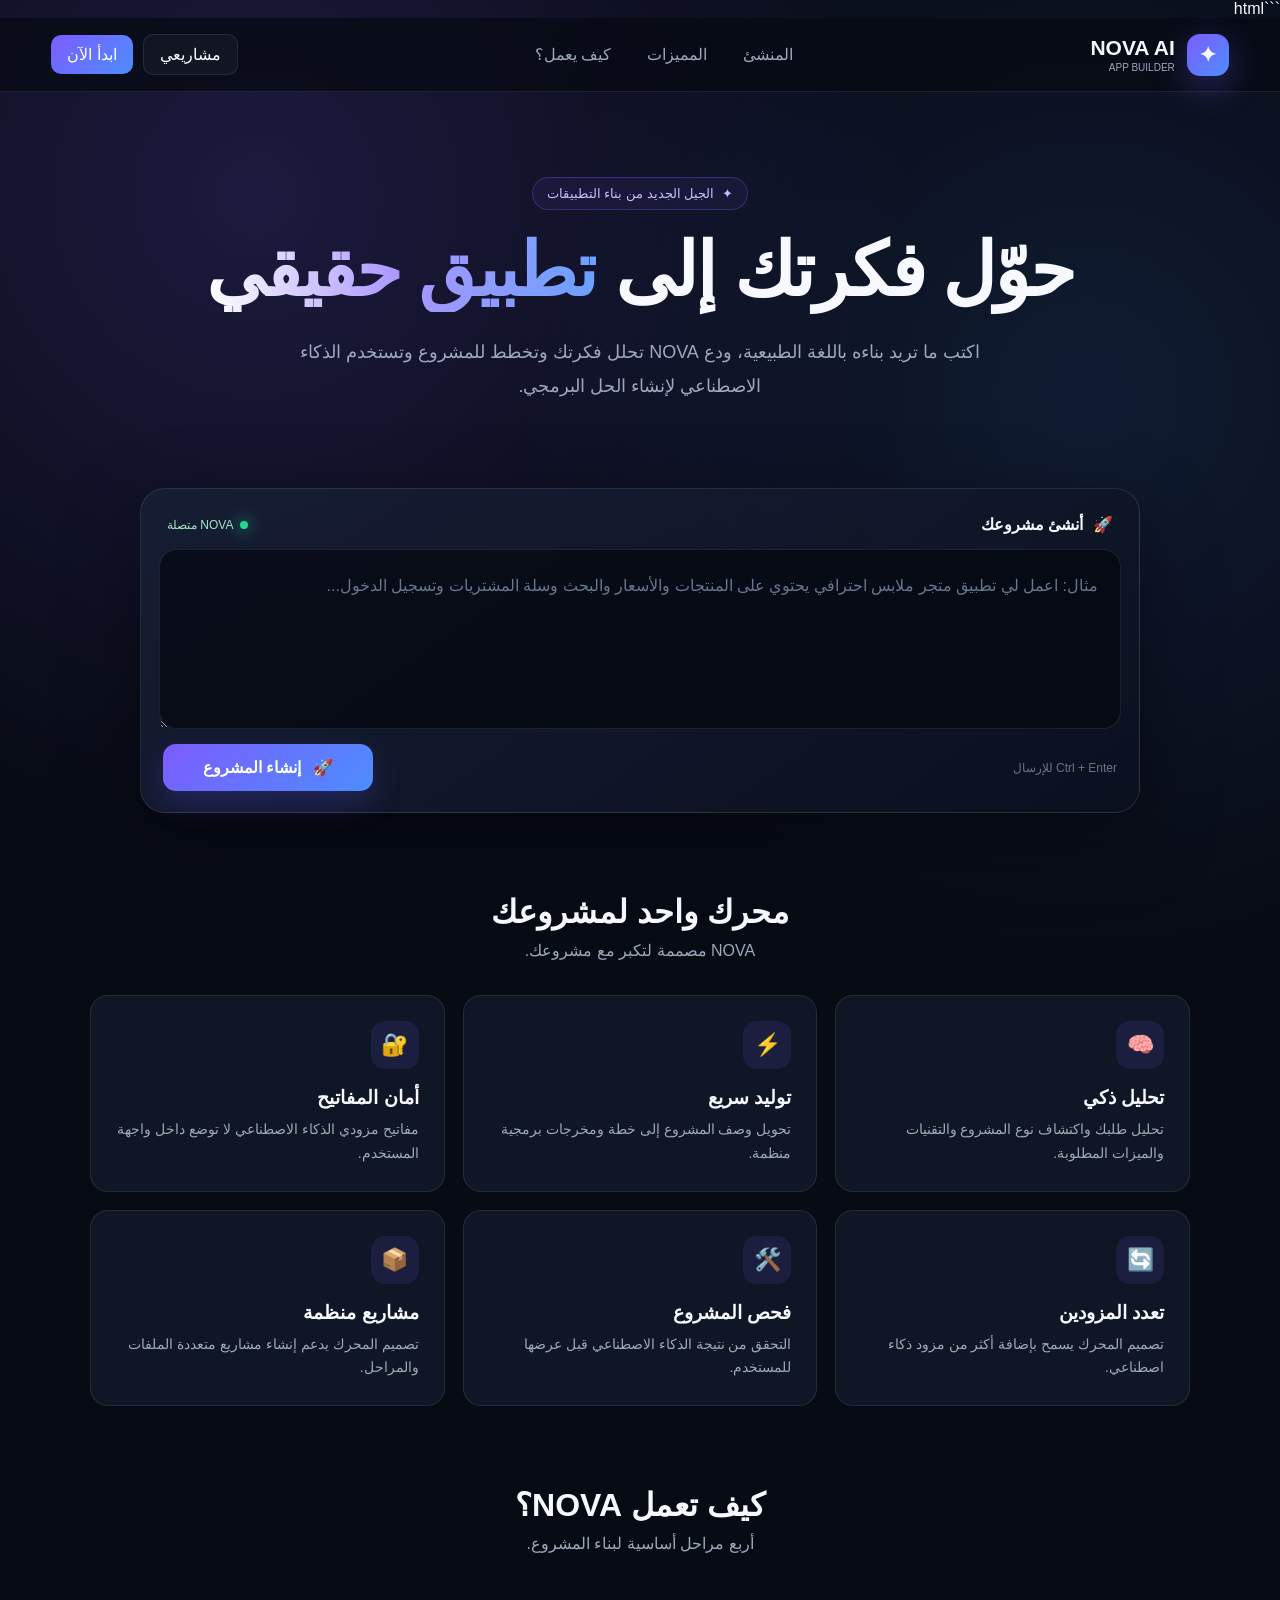
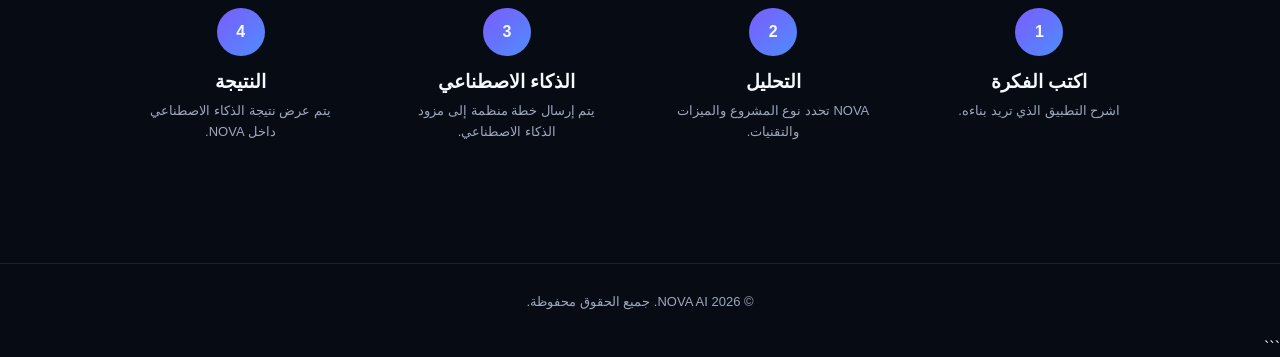
<file: index.html>
```html
<!DOCTYPE html>
<html lang="ar" dir="rtl">
<head>
  <meta charset="UTF-8">
  <meta name="viewport" content="width=device-width, initial-scale=1.0">

  <title>NOVA AI — منشئ التطبيقات بالذكاء الاصطناعي</title>

  <meta
    name="description"
    content="NOVA AI منصة ذكية لإنشاء التطبيقات والمواقع من وصف مكتوب."
  >

  <style>
    * {
      box-sizing: border-box;
      margin: 0;
      padding: 0;
    }

    :root {
      --bg: #070b14;
      --bg2: #0d1322;
      --card: rgba(18, 25, 42, 0.82);
      --card2: rgba(25, 34, 56, 0.9);
      --border: rgba(255,255,255,0.09);
      --text: #f7f9ff;
      --muted: #9da8bd;
      --primary: #7c5cff;
      --primary2: #4d8dff;
      --success: #25d98f;
      --danger: #ff5d73;
      --shadow: 0 25px 80px rgba(0,0,0,.4);
    }

    body {
      font-family:
        "Segoe UI",
        Tahoma,
        Arial,
        sans-serif;
      background:
        radial-gradient(
          circle at 20% 10%,
          rgba(124,92,255,.18),
          transparent 32%
        ),
        radial-gradient(
          circle at 85% 20%,
          rgba(77,141,255,.13),
          transparent 30%
        ),
        var(--bg);
      color: var(--text);
      min-height: 100vh;
      overflow-x: hidden;
    }

    button,
    textarea,
    input {
      font: inherit;
    }

    button {
      cursor: pointer;
    }

    a {
      color: inherit;
      text-decoration: none;
    }

    /* =========================
       HEADER
    ========================= */

    .nova-header {
      position: sticky;
      top: 0;
      z-index: 100;
      height: 74px;
      border-bottom: 1px solid var(--border);
      background: rgba(7,11,20,.78);
      backdrop-filter: blur(18px);
    }

    .header-inner {
      width: min(1180px, 92%);
      height: 100%;
      margin: auto;
      display: flex;
      align-items: center;
      justify-content: space-between;
      gap: 30px;
    }

    .brand {
      display: flex;
      align-items: center;
      gap: 12px;
      font-weight: 800;
      font-size: 21px;
    }

    .brand-logo {
      width: 42px;
      height: 42px;
      border-radius: 13px;
      display: grid;
      place-items: center;
      background:
        linear-gradient(
          135deg,
          var(--primary),
          var(--primary2)
        );
      box-shadow:
        0 10px 35px rgba(124,92,255,.35);
    }

    .brand small {
      display: block;
      color: var(--muted);
      font-size: 10px;
      margin-top: 2px;
      font-weight: 500;
    }

    .nav {
      display: flex;
      align-items: center;
      gap: 8px;
    }

    .nav a {
      padding: 10px 14px;
      border-radius: 10px;
      color: var(--muted);
      transition: .2s;
    }

    .nav a:hover {
      color: white;
      background: rgba(255,255,255,.06);
    }

    .header-actions {
      display: flex;
      align-items: center;
      gap: 10px;
    }

    .header-btn {
      border: 1px solid var(--border);
      background: rgba(255,255,255,.04);
      color: white;
      border-radius: 10px;
      padding: 10px 16px;
    }

    .header-btn.primary {
      border: 0;
      background:
        linear-gradient(
          135deg,
          var(--primary),
          var(--primary2)
        );
    }

    /* =========================
       HERO
    ========================= */

    .hero {
      width: min(1180px, 92%);
      margin: auto;
      padding: 85px 0 50px;
      text-align: center;
    }

    .hero-badge {
      display: inline-flex;
      align-items: center;
      gap: 8px;
      padding: 8px 14px;
      border: 1px solid rgba(124,92,255,.3);
      background: rgba(124,92,255,.08);
      color: #c8bcff;
      border-radius: 999px;
      font-size: 13px;
      margin-bottom: 22px;
    }

    .hero h1 {
      max-width: 900px;
      margin: auto;
      font-size: clamp(38px, 6vw, 74px);
      line-height: 1.05;
      letter-spacing: -2px;
    }

    .gradient-text {
      background:
        linear-gradient(
          90deg,
          #ffffff,
          #a996ff,
          #6ba1ff
        );
      -webkit-background-clip: text;
      background-clip: text;
      color: transparent;
    }

    .hero p {
      max-width: 720px;
      margin: 25px auto 0;
      color: var(--muted);
      font-size: 18px;
      line-height: 1.9;
    }

    /* =========================
       BUILDER
    ========================= */

    .builder-wrapper {
      width: min(1000px, 94%);
      margin: 35px auto 0;
    }

    .builder {
      position: relative;
      background:
        linear-gradient(
          145deg,
          rgba(23,31,52,.95),
          rgba(11,17,31,.95)
        );
      border: 1px solid rgba(255,255,255,.11);
      border-radius: 25px;
      padding: 18px;
      box-shadow: var(--shadow);
    }

    .builder-top {
      display: flex;
      justify-content: space-between;
      align-items: center;
      padding: 8px 8px 15px;
    }

    .builder-title {
      display: flex;
      align-items: center;
      gap: 10px;
      font-weight: 700;
    }

    .status {
      display: inline-flex;
      align-items: center;
      gap: 7px;
      color: #9ee8c6;
      font-size: 12px;
    }

    .status-dot {
      width: 8px;
      height: 8px;
      background: var(--success);
      border-radius: 50%;
      box-shadow: 0 0 15px var(--success);
    }

    .prompt-box {
      position: relative;
    }

    #nova-prompt {
      width: 100%;
      min-height: 180px;
      resize: vertical;
      background: rgba(4,8,16,.72);
      color: white;
      border: 1px solid var(--border);
      border-radius: 18px;
      padding: 22px;
      outline: none;
      line-height: 1.8;
      font-size: 16px;
      transition: .2s;
    }

    #nova-prompt:focus {
      border-color: rgba(124,92,255,.65);
      box-shadow:
        0 0 0 4px rgba(124,92,255,.08);
    }

    #nova-prompt::placeholder {
      color: #69758c;
    }

    .prompt-bottom {
      display: flex;
      justify-content: space-between;
      align-items: center;
      gap: 15px;
      padding: 15px 4px 3px;
    }

    .prompt-hint {
      color: #68758d;
      font-size: 12px;
    }

    #generate-button {
      min-width: 210px;
      border: 0;
      color: white;
      font-weight: 800;
      border-radius: 13px;
      padding: 14px 22px;
      background:
        linear-gradient(
          135deg,
          var(--primary),
          var(--primary2)
        );
      box-shadow:
        0 12px 30px rgba(91,83,255,.24);
      transition: .2s;
    }

    #generate-button:hover {
      transform: translateY(-2px);
      box-shadow:
        0 16px 38px rgba(91,83,255,.34);
    }

    #generate-button:disabled {
      opacity: .65;
      cursor: not-allowed;
      transform: none;
    }

    .generate-icon {
      margin-left: 7px;
    }

    /* =========================
       FEATURES
    ========================= */

    .features {
      width: min(1100px, 92%);
      margin: 80px auto;
    }

    .section-heading {
      text-align: center;
      margin-bottom: 35px;
    }

    .section-heading h2 {
      font-size: 32px;
      margin-bottom: 10px;
    }

    .section-heading p {
      color: var(--muted);
    }

    .feature-grid {
      display: grid;
      grid-template-columns:
        repeat(3, 1fr);
      gap: 18px;
    }

    .feature-card {
      padding: 25px;
      border-radius: 18px;
      border: 1px solid var(--border);
      background: var(--card);
      transition: .2s;
    }

    .feature-card:hover {
      transform: translateY(-5px);
      border-color:
        rgba(124,92,255,.3);
    }

    .feature-icon {
      width: 48px;
      height: 48px;
      display: grid;
      place-items: center;
      border-radius: 14px;
      background: rgba(124,92,255,.12);
      margin-bottom: 18px;
      font-size: 22px;
    }

    .feature-card h3 {
      margin-bottom: 9px;
    }

    .feature-card p {
      color: var(--muted);
      line-height: 1.7;
      font-size: 14px;
    }

    /* =========================
       HOW IT WORKS
    ========================= */

    .steps {
      width: min(1050px, 92%);
      margin: 80px auto;
    }

    .steps-grid {
      display: grid;
      grid-template-columns:
        repeat(4, 1fr);
      gap: 15px;
    }

    .step {
      text-align: center;
      padding: 20px;
    }

    .step-number {
      width: 48px;
      height: 48px;
      margin: auto auto 15px;
      display: grid;
      place-items: center;
      border-radius: 50%;
      background:
        linear-gradient(
          135deg,
          var(--primary),
          var(--primary2)
        );
      font-weight: 800;
    }

    .step p {
      color: var(--muted);
      margin-top: 8px;
      line-height: 1.6;
      font-size: 13px;
    }

    /* =========================
       FOOTER
    ========================= */

    footer {
      border-top: 1px solid var(--border);
      margin-top: 100px;
      padding: 30px 0;
      color: var(--muted);
      text-align: center;
      font-size: 13px;
    }

    /* =========================
       MODAL
    ========================= */

    #nova-modal {
      position: fixed;
      inset: 0;
      z-index: 1000;
      display: none;
    }

    #nova-modal.active {
      display: block;
    }

    .modal-overlay {
      position: absolute;
      inset: 0;
      background: rgba(0,0,0,.72);
      backdrop-filter: blur(8px);
    }

    .modal-container {
      position: relative;
      width: min(850px, 92%);
      max-height: 88vh;
      overflow: auto;
      margin: 6vh auto 0;
      background:
        linear-gradient(
          145deg,
          #141c2f,
          #0a101d
        );
      border: 1px solid var(--border);
      border-radius: 22px;
      box-shadow: var(--shadow);
    }

    .modal-close {
      position: absolute;
      top: 15px;
      left: 15px;
      z-index: 2;
      width: 38px;
      height: 38px;
      border: 1px solid var(--border);
      background: rgba(255,255,255,.06);
      color: white;
      border-radius: 10px;
    }

    #modalBody {
      padding: 35px;
    }

    .nova-generating {
      text-align: center;
      padding: 35px 15px;
    }

    .nova-generating-icon {
      font-size: 50px;
      margin-bottom: 15px;
      animation: pulse 1.3s infinite;
    }

    .nova-generating h2 {
      margin-bottom: 10px;
    }

    .nova-generating p {
      color: var(--muted);
    }

    .nova-request-preview {
      max-width: 700px;
      margin: 25px auto;
      padding: 15px;
      border: 1px solid var(--border);
      border-radius: 13px;
      color: #c8d0df;
      line-height: 1.7;
      background: rgba(0,0,0,.18);
    }

    .nova-loading-line {
      height: 5px;
      background: rgba(255,255,255,.08);
      border-radius: 10px;
      overflow: hidden;
      max-width: 500px;
      margin: 20px auto;
    }

    .nova-loading-line span {
      display: block;
      width: 35%;
      height: 100%;
      background:
        linear-gradient(
          90deg,
          var(--primary),
          var(--primary2)
        );
      animation: loading 1.2s infinite;
    }

    .nova-generating small {
      color: #69758d;
    }

    .nova-result-header {
      display: flex;
      gap: 15px;
      align-items: center;
      margin-bottom: 25px;
    }

    .nova-result-icon {
      width: 55px;
      height: 55px;
      display: grid;
      place-items: center;
      border-radius: 16px;
      background: rgba(37,217,143,.1);
      font-size: 25px;
    }

    .nova-result-header p {
      color: var(--muted);
      margin-top: 4px;
    }

    .nova-ai-info {
      display: grid;
      grid-template-columns:
        repeat(3, 1fr);
      gap: 10px;
      margin-bottom: 25px;
    }

    .nova-info-item {
      padding: 15px;
      border-radius: 13px;
      border: 1px solid var(--border);
      background: rgba(255,255,255,.025);
    }

    .nova-info-item strong {
      display: block;
      font-size: 11px;
      color: #748198;
      margin-bottom: 6px;
    }

    .nova-info-item span {
      font-size: 13px;
    }

    .nova-section-title {
      font-size: 13px;
      font-weight: 800;
      margin-bottom: 8px;
    }

    .nova-request-box,
    .nova-response-box,
    .nova-error-details {
      background: rgba(0,0,0,.25);
      border: 1px solid var(--border);
      border-radius: 13px;
      padding: 16px;
      line-height: 1.8;
      margin-bottom: 20px;
    }

    .nova-response-box {
      max-height: 430px;
      overflow: auto;
      white-space: pre-wrap;
      direction: rtl;
      text-align: right;
      color: #dce4f4;
      font-family:
        "Segoe UI",
        Tahoma,
        Arial,
        sans-serif;
    }

    .nova-result-actions {
      display: flex;
      gap: 10px;
      justify-content: flex-start;
    }

    .nova-copy-button,
    .nova-close-button {
      border: 0;
      border-radius: 11px;
      padding: 12px 18px;
      color: white;
      background:
        linear-gradient(
          135deg,
          var(--primary),
          var(--primary2)
        );
    }

    .nova-close-button {
      background: rgba(255,255,255,.08);
      border: 1px solid var(--border);
    }

    .nova-ai-error {
      text-align: center;
      padding: 30px;
    }

    .nova-error-icon {
      font-size: 48px;
      margin-bottom: 15px;
    }

    .nova-ai-error p {
      color: var(--muted);
      margin: 10px 0 20px;
    }

    .nova-error-details {
      color: #ff9dac;
      text-align: right;
      overflow: auto;
      margin-bottom: 20px;
    }

    /* =========================
       TOAST
    ========================= */

    #nova-toast {
      position: fixed;
      bottom: 25px;
      left: 25px;
      z-index: 2000;
      min-width: 250px;
      max-width: 380px;
      padding: 14px 18px;
      border-radius: 13px;
      background: #171f32;
      border: 1px solid var(--border);
      color: white;
      box-shadow: var(--shadow);
      transform: translateY(30px);
      opacity: 0;
      pointer-events: none;
      transition: .25s;
    }

    #nova-toast.show {
      transform: translateY(0);
      opacity: 1;
    }

    #nova-toast.success {
      border-color:
        rgba(37,217,143,.4);
    }

    #nova-toast.error {
      border-color:
        rgba(255,93,115,.4);
    }

    /* =========================
       ANIMATIONS
    ========================= */

    @keyframes pulse {
      0%,100% {
        transform: scale(1);
        opacity: 1;
      }

      50% {
        transform: scale(1.12);
        opacity: .65;
      }
    }

    @keyframes loading {
      0% {
        transform: translateX(300%);
      }

      100% {
        transform: translateX(-300%);
      }
    }

    /* =========================
       MOBILE
    ========================= */

    @media (max-width: 800px) {

      .nav {
        display: none;
      }

      .header-actions .header-btn:first-child {
        display: none;
      }

      .hero {
        padding-top: 55px;
      }

      .hero h1 {
        font-size: 42px;
      }

      .feature-grid,
      .steps-grid {
        grid-template-columns: 1fr;
      }

      .nova-ai-info {
        grid-template-columns: 1fr;
      }

      .prompt-bottom {
        flex-direction: column;
        align-items: stretch;
      }

      #generate-button {
        width: 100%;
      }

      .prompt-hint {
        text-align: center;
      }

      #modalBody {
        padding: 25px 18px;
      }

    }

  </style>
</head>

<body>

  <!-- =========================
       HEADER
  ========================== -->

  <header class="nova-header">

    <div class="header-inner">

      <a
        href="#"
        class="brand"
      >

        <div class="brand-logo">
          ✦
        </div>

        <div>
          NOVA AI
          <small>
            APP BUILDER
          </small>
        </div>

      </a>


      <nav class="nav">

        <a href="#builder">
          المنشئ
        </a>

        <a href="#features">
          المميزات
        </a>

        <a href="#how">
          كيف يعمل؟
        </a>

      </nav>


      <div class="header-actions">

        <button
          class="header-btn"
          type="button"
          onclick="showToast('قسم المشاريع قيد التطوير', 'info')"
        >
          مشاريعي
        </button>

        <button
          class="header-btn primary"
          type="button"
          onclick="document.getElementById('builder').scrollIntoView({behavior:'smooth'})"
        >
          ابدأ الآن
        </button>

      </div>

    </div>

  </header>


  <!-- =========================
       HERO
  ========================== -->

  <main>

    <section class="hero">

      <div class="hero-badge">
        <span>✦</span>
        <span>الجيل الجديد من بناء التطبيقات</span>
      </div>


      <h1>

        حوّل فكرتك إلى
        <span class="gradient-text">
          تطبيق حقيقي
        </span>

      </h1>


      <p>

        اكتب ما تريد بناءه باللغة الطبيعية،
        ودع NOVA تحلل فكرتك وتخطط للمشروع
        وتستخدم الذكاء الاصطناعي لإنشاء الحل البرمجي.

      </p>

    </section>


    <!-- =========================
         BUILDER
    ========================== -->

    <section
      id="builder"
      class="builder-wrapper"
    >

      <div class="builder">

        <div class="builder-top">

          <div class="builder-title">

            <span>🚀</span>

            <span>
              أنشئ مشروعك
            </span>

          </div>


          <div class="status">

            <span class="status-dot"></span>

            <span>
              NOVA متصلة
            </span>

          </div>

        </div>


        <form
          id="nova-builder-form"
        >

          <div class="prompt-box">

            <textarea
              id="nova-prompt"
              maxlength="10000"
              placeholder="مثال: اعمل لي تطبيق متجر ملابس احترافي يحتوي على المنتجات والأسعار والبحث وسلة المشتريات وتسجيل الدخول..."
            ></textarea>

          </div>


          <div class="prompt-bottom">

            <div class="prompt-hint">

              Ctrl + Enter للإرسال

            </div>


            <button
              id="generate-button"
              type="submit"
            >

              <span class="generate-icon">
                🚀
              </span>

              <span>
                إنشاء المشروع
              </span>

            </button>

          </div>

        </form>

      </div>

    </section>


    <!-- =========================
         FEATURES
    ========================== -->

    <section
      id="features"
      class="features"
    >

      <div class="section-heading">

        <h2>
          محرك واحد لمشروعك
        </h2>

        <p>
          NOVA مصممة لتكبر مع مشروعك.
        </p>

      </div>


      <div class="feature-grid">

        <article class="feature-card">

          <div class="feature-icon">
            🧠
          </div>

          <h3>
            تحليل ذكي
          </h3>

          <p>
            تحليل طلبك واكتشاف نوع المشروع
            والتقنيات والميزات المطلوبة.
          </p>

        </article>


        <article class="feature-card">

          <div class="feature-icon">
            ⚡
          </div>

          <h3>
            توليد سريع
          </h3>

          <p>
            تحويل وصف المشروع إلى خطة
            ومخرجات برمجية منظمة.
          </p>

        </article>


        <article class="feature-card">

          <div class="feature-icon">
            🔐
          </div>

          <h3>
            أمان المفاتيح
          </h3>

          <p>
            مفاتيح مزودي الذكاء الاصطناعي
            لا توضع داخل واجهة المستخدم.
          </p>

        </article>


        <article class="feature-card">

          <div class="feature-icon">
            🔄
          </div>

          <h3>
            تعدد المزودين
          </h3>

          <p>
            تصميم المحرك يسمح بإضافة أكثر
            من مزود ذكاء اصطناعي.
          </p>

        </article>


        <article class="feature-card">

          <div class="feature-icon">
            🛠️
          </div>

          <h3>
            فحص المشروع
          </h3>

          <p>
            التحقق من نتيجة الذكاء الاصطناعي
            قبل عرضها للمستخدم.
          </p>

        </article>


        <article class="feature-card">

          <div class="feature-icon">
            📦
          </div>

          <h3>
            مشاريع منظمة
          </h3>

          <p>
            تصميم المحرك يدعم إنشاء مشاريع
            متعددة الملفات والمراحل.
          </p>

        </article>

      </div>

    </section>


    <!-- =========================
         HOW IT WORKS
    ========================== -->

    <section
      id="how"
      class="steps"
    >

      <div class="section-heading">

        <h2>
          كيف تعمل NOVA؟
        </h2>

        <p>
          أربع مراحل أساسية لبناء المشروع.
        </p>

      </div>


      <div class="steps-grid">

        <div class="step">

          <div class="step-number">
            1
          </div>

          <h3>
            اكتب الفكرة
          </h3>

          <p>
            اشرح التطبيق الذي تريد بناءه.
          </p>

        </div>


        <div class="step">

          <div class="step-number">
            2
          </div>

          <h3>
            التحليل
          </h3>

          <p>
            NOVA تحدد نوع المشروع
            والميزات والتقنيات.
          </p>

        </div>


        <div class="step">

          <div class="step-number">
            3
          </div>

          <h3>
            الذكاء الاصطناعي
          </h3>

          <p>
            يتم إرسال خطة منظمة إلى
            مزود الذكاء الاصطناعي.
          </p>

        </div>


        <div class="step">

          <div class="step-number">
            4
          </div>

          <h3>
            النتيجة
          </h3>

          <p>
            يتم عرض نتيجة الذكاء الاصطناعي
            داخل NOVA.
          </p>

        </div>

      </div>

    </section>

  </main>


  <!-- =========================
       FOOTER
  ========================== -->

  <footer>

    ©
    <span id="currentYear"></span>
    NOVA AI.
    جميع الحقوق محفوظة.

  </footer>


  <!-- =========================
       MODAL
  ========================== -->

  <div
    id="nova-modal"
    aria-hidden="true"
  >

    <div class="modal-overlay"></div>

    <div class="modal-container">

      <button
        class="modal-close"
        type="button"
        aria-label="إغلاق"
      >
        ✕
      </button>

      <div id="modalBody"></div>

    </div>

  </div>


  <!-- =========================
       TOAST
  ========================== -->

  <div id="nova-toast"></div>


  <!-- =========================
       SCRIPTS
  ========================== -->

  <script>

    /*
    ------------------------------------------------------
    تحميل محرك NOVA
    ------------------------------------------------------
    */

    const novaEngineScript =
      document.createElement("script");

    novaEngineScript.src =
      "nova-engine.js";

    novaEngineScript.onload =
      function () {

        console.log(
          "NOVA Engine loaded."
        );

        const providerScript =
          document.createElement(
            "script"
          );

        providerScript.src =
          "nova-gemini-provider.js";

        providerScript.onload =
          function () {

            console.log(
              "NOVA Gemini Provider loaded."
            );

          };

        providerScript.onerror =
          function () {

            console.error(
              "تعذر تحميل nova-gemini-provider.js"
            );

          };

        document.head.appendChild(
          providerScript
        );

      };


    novaEngineScript.onerror =
      function () {

        console.error(
          "تعذر تحميل nova-engine.js"
        );

      };


    document.head.appendChild(
      novaEngineScript
    );

  </script>


  <!-- =========================
       NOVA APP
  ========================== -->

  <script src="app.js"></script>


  <script>

    /*
    ------------------------------------------------------
    السنة الحالية
    ------------------------------------------------------
    */

    document.addEventListener(
      "DOMContentLoaded",
      function () {

        const year =
          document.getElementById(
            "currentYear"
          );

        if (year) {

          year.textContent =
            new Date().getFullYear();

        }

      }
    );


    /*
    ------------------------------------------------------
    زر النسخ
    ------------------------------------------------------
    */

    window.copyAIResult =
      async function () {

        const result =
          window.NOVA_LAST_RESULT || "";

        if (!result) {

          showToast(
            "لا يوجد رد لنسخه.",
            "error"
          );

          return;

        }

        try {

          await navigator.clipboard
            .writeText(result);

          showToast(
            "تم نسخ الرد بنجاح ✅",
            "success"
          );

        } catch (error) {

          showToast(
            "تعذر نسخ الرد.",
            "error"
          );

        }

      };

  </script>

</body>
</html>
```
</file>
